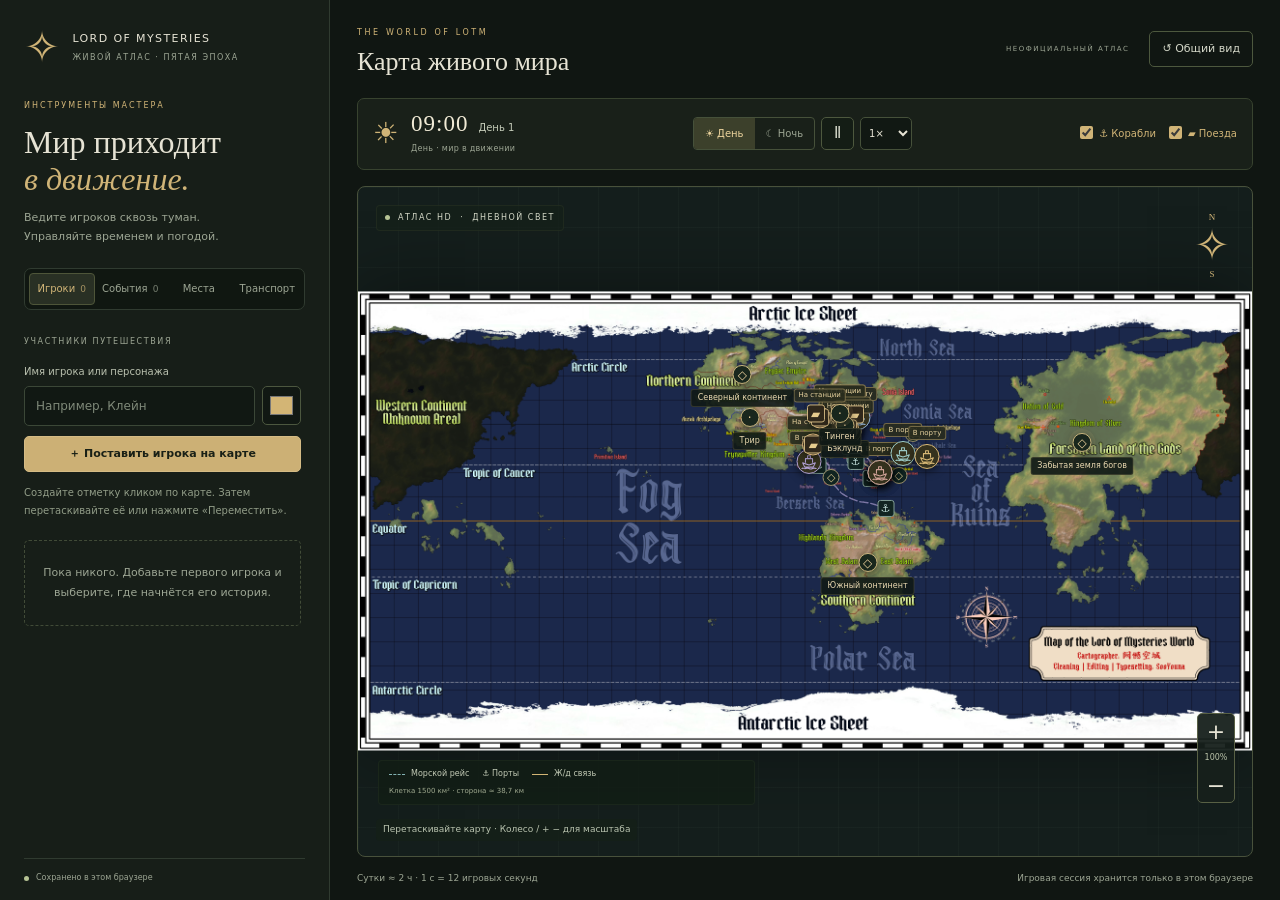
<file: index.html>
<!doctype html>
<html lang="ru">
<head><meta charset="utf-8"><meta name="viewport" content="width=device-width, initial-scale=1"><meta name="theme-color" content="#111713"><title>LotM — Живой атлас</title><link rel="stylesheet" href="style.css"></head>
<body>
<aside>
  <a class="brand" href="./"><span class="sigil">✧</span><span>LORD OF MYSTERIES<small>ЖИВОЙ АТЛАС · ПЯТАЯ ЭПОХА</small></span></a>
  <div class="chapter">ИНСТРУМЕНТЫ МАСТЕРА</div><h1>Мир приходит<br><em>в движение.</em></h1>
  <p class="intro">Ведите игроков сквозь туман.<br>Управляйте временем и погодой.</p>
  <nav class="tabs" aria-label="Разделы атласа"><button class="active" data-tab="players" aria-pressed="true">Игроки <span id="player-count">0</span></button><button data-tab="events" aria-pressed="false">События <span id="event-count">0</span></button><button data-tab="places" aria-pressed="false">Места</button><button data-tab="travel" aria-pressed="false">Транспорт</button></nav>
  <div class="sidebar-content">
    <section id="tab-players" class="tab-panel">
      <div class="section-label">УЧАСТНИКИ ПУТЕШЕСТВИЯ</div>
      <form id="player-form"><label for="player-name">Имя игрока или персонажа</label><div class="input-row"><input id="player-name" placeholder="Например, Клейн" maxlength="40" required autocomplete="off"><input id="player-color" type="color" value="#d3b575" aria-label="Цвет игрока" title="Цвет игрока"></div><button class="primary full" type="submit">＋ Поставить игрока на карте</button></form>
      <p class="form-note">Создайте отметку кликом по карте. Затем перетаскивайте её или нажмите «Переместить».</p>
      <div id="players-list" class="entity-list"></div>
    </section>
    <section id="tab-events" class="tab-panel" hidden>
      <div class="section-label">ПОГОДА И СОБЫТИЯ</div>
      <form id="event-form"><label for="event-name">Название дождя</label><input id="event-name" placeholder="Дождь над Лоэном" maxlength="60" value="Дождь" required autocomplete="off"><div class="form-grid"><div><label for="rain-intensity">Сила дождя</label><select id="rain-intensity"><option value="light">Морось</option><option value="medium" selected>Дождь</option><option value="heavy">Ливень</option></select></div><div><label for="rain-duration">Игровых часов</label><select id="rain-duration"><option value="1">1 час</option><option value="3" selected>3 часа</option><option value="6">6 часов</option><option value="12">12 часов</option><option value="0">Без ограничения</option></select></div></div><label class="range-label" for="rain-radius">Размер зоны <span id="radius-value">8%</span></label><input id="rain-radius" type="range" min="3" max="20" value="8"><button class="primary full" type="submit">☂ Добавить зону дождя</button></form>
      <p class="form-note">Выберите центр зоны на карте. Дождь закончится по игровому времени. Переход день / ночь переводит часы вперёд; на паузе время не идёт.</p><div id="events-list" class="entity-list"></div>
      <div class="section-label journal-label">ЖУРНАЛ МИРА</div><ol id="journal"></ol>
    </section>
    <section id="tab-travel" class="tab-panel" hidden>
      <div class="section-label">АТЛАС СООБЩЕНИЙ · КНИГА 1</div>
      <div class="scale-info"><strong>1 клетка = 1500 км²</strong><span>Сторона клетки ≈ 38,7 км</span></div>
      <p class="form-note">В карточках подтверждённых направлений есть ссылки на главы. Трассы на карте схематичны; выводы из контекста и игровые линии отмечены отдельно. Книжные сроки отделены от игровой модели.</p>
      <p id="network-summary" class="network-summary"></p><div class="atlas-filters"><label class="line-label" for="evidence-mode">Основание</label><select id="evidence-mode"><option value="documented">Подтверждённые связи</option><option value="contextual">С выводами из контекста</option><option value="all">Включая игровые линии</option></select><label class="line-label" for="transport-kind">Транспорт</label><select id="transport-kind"><option value="all">Поезда и корабли</option><option value="train">Железные дороги</option><option value="ship">Морские рейсы</option></select></div><label class="line-label" for="shipping-line">Линия или рейс</label><select id="shipping-line"><option value="all">Все линии и рейсы</option></select><div id="travel-list" class="entity-list"></div>
      <details id="catalog-panel" class="catalog-panel"><summary>Метро, проекты и сведения без трассы <span id="catalog-count"></span></summary><div id="transport-catalog"></div></details><p>В проверенных открытых источниках нет полной инженерной схемы и мирового расписания. Для неизвестных станций координаты не выдумываются.</p>
    </section>
    <section id="tab-places" class="tab-panel" hidden><label class="search"><span>⌕</span><input id="search" placeholder="Найти место…" aria-label="Найти место"><kbd>/</kbd></label><div class="filters"><button class="active" data-filter="all" aria-pressed="true">Все места</button><button data-filter="city" aria-pressed="false">Города</button><button data-filter="region" aria-pressed="false">Регионы</button></div><div class="list-heading">АТЛАС МЕСТ <span id="count"></span></div><div id="places"></div></section>
  </div>
  <div class="aside-bottom"><span class="status"></span><span id="save-status">Сохраняется в этом браузере</span></div>
</aside>
<main>
  <header><div><span class="eyebrow">THE WORLD OF LOTM</span><h2>Карта живого мира</h2></div><div class="header-actions"><span class="edition">НЕОФИЦИАЛЬНЫЙ АТЛАС</span><button id="reset" class="outline">↺ <span>Общий вид</span></button></div></header>
  <section class="world-controls" aria-label="Время и транспорт">
    <div class="clock-block"><span id="phase-icon" aria-hidden="true">☀</span><div><div class="clock-line"><strong id="world-time">09:00</strong><span id="world-day">День 1</span></div><span id="phase-label">День · мир в движении</span></div></div>
    <div class="time-controls"><div class="segmented" aria-label="Время суток"><button id="day" title="Перевести время вперёд до утра" aria-pressed="true">☀ День</button><button id="night" title="Перевести время вперёд до ночи" aria-pressed="false">☾ Ночь</button></div><button id="pause" class="square" aria-label="Приостановить время" title="Приостановить время">Ⅱ</button><label class="speed-label"><span class="sr-only">Скорость времени</span><select id="speed" aria-label="Скорость времени"><option value="0.25">¼×</option><option value="1">1×</option><option value="5">5×</option><option value="15">15×</option></select></label></div>
    <div class="transport-controls" title="Транспорт движется по игровому времени с крейсерской скоростью паровой эпохи"><label><input type="checkbox" id="ships" checked><span>⚓ Корабли</span></label><label><input type="checkbox" id="trains" checked><span>▰ Поезда</span></label></div>
  </section>
  <section class="map" id="viewport" aria-label="Интерактивная карта мира">
    <div class="map-grid"></div>
    <div id="world"><img src="World_Map_HD.jpg" decoding="async" fetchpriority="high" alt="Карта мира Повелителя тайн" draggable="false"><div id="night-overlay"></div><svg id="routes-layer" viewBox="0 0 1000 514" preserveAspectRatio="none" aria-hidden="true"></svg><div id="weather-layer"></div><div id="transport-layer"></div><div id="markers"></div><div id="players-layer"></div></div>
    <div class="map-label"><span class="status"></span> АТЛАС HD <span>·</span><span id="map-phase">ДНЕВНОЙ СВЕТ</span></div>
    <div id="placement-banner" hidden><span id="placement-text"></span><button id="cancel-placement" aria-label="Отменить размещение">Отмена ×</button></div>
    <div class="compass">N<span>✧</span>S</div><div class="zoom"><button id="plus" aria-label="Приблизить">+</button><span id="zoom-level">100%</span><button id="minus" aria-label="Отдалить">−</button></div>
    <div class="map-legend"><span><i class="legend-line sea"></i> Морской рейс</span><span>⚓ Порты</span><span><i class="legend-line rail"></i> Ж/д связь</span><small>Клетка 1500 км² · сторона ≈ 38,7 км</small></div>
    <div class="hint" id="map-hint">Перетаскивайте карту · Колесо / + − для масштаба</div><div id="detail" hidden></div>
  </section>
  <footer><span id="clock-hint">Сутки ≈ 2 ч · 1 с = 12 игровых секунд</span><span>Игровая сессия хранится только в этом браузере</span></footer>
</main>
<div id="toast" role="status" aria-live="polite"></div>
<script src="island-network.js"></script><script src="transport-atlas.js"></script><script src="travel.js"></script><script src="simulation.js"></script><script src="app.js"></script>
</body></html>
</file>
<file: style.css>
:root{color-scheme:dark;--bg:#101612;--panel:#171e18;--line:#303b30;--text:#e6e3d4;--muted:#9ca593;--gold:#d0b477;--soft-gold:#aa945f;--field:#111813}*{box-sizing:border-box}[hidden]{display:none!important}body{margin:0;display:flex;height:100dvh;background:var(--bg);color:var(--text);font:13px/1.5 system-ui,-apple-system,sans-serif}button,input,select{font:inherit}button{cursor:pointer;color:inherit}button,a,input,select{-webkit-tap-highlight-color:transparent}button:focus-visible,a:focus-visible,input:focus-visible,select:focus-visible{outline:2px solid var(--gold);outline-offset:3px}button:disabled{opacity:.5;cursor:not-allowed}button{transition:background .15s,border-color .15s,color .15s}button:hover{border-color:var(--soft-gold)}aside{width:330px;flex-shrink:0;padding:26px 24px 16px;border-right:1px solid var(--line);background:var(--panel);display:flex;flex-direction:column;min-height:0}.brand{display:flex;align-items:center;gap:11px;color:var(--text);text-decoration:none;letter-spacing:1.4px;font-size:11px;flex-shrink:0}.sigil{font:43px Georgia,serif;line-height:1;color:var(--gold)}.brand small{display:block;font-size:8px;color:var(--muted);letter-spacing:1.5px;margin-top:4px}.chapter{font-size:8px;letter-spacing:2px;color:var(--gold);margin-top:31px}h1{font:32px/1.15 Georgia,serif;margin:12px 0 10px}h1 em{font-weight:normal;color:var(--gold)}.intro{color:var(--muted);font-size:11px;line-height:1.8;margin:0 0 21px}.tabs{display:grid;grid-template-columns:1fr 1.2fr .9fr;padding:4px;gap:3px;background:#101711;border:1px solid var(--line);border-radius:7px;flex-shrink:0;margin-bottom:24px}.tabs button{border:1px solid transparent;background:transparent;padding:7px 3px;font-size:11px;color:var(--muted);border-radius:4px;white-space:nowrap}.tabs button.active{color:var(--gold);background:#293024;border-color:#4e5539}.tabs span{font-size:9px;opacity:.75;margin-left:3px}.sidebar-content{flex:1;min-height:0;overflow:auto;scrollbar-width:thin;scrollbar-color:#4e593f transparent;padding:2px 4px 10px 0}.section-label,.list-heading{color:var(--muted);font-size:8px;letter-spacing:1.6px;margin:0 0 16px}.list-heading{display:flex;justify-content:space-between;margin-bottom:9px}form label{display:block;color:#bac1af;font-size:10px;margin-bottom:7px}input:not([type=checkbox]):not([type=range]):not([type=color]),select{width:100%;min-width:0;border:1px solid #3b4737;background:var(--field);border-radius:5px;color:var(--text);font-size:12px;padding:10px 11px;outline-offset:1px}input::placeholder{color:#7f8979}input[type=color]{width:39px;height:39px;flex-shrink:0;background:var(--field);border:1px solid #4c573f;border-radius:5px;padding:5px;cursor:pointer}input[type=range]{width:100%;accent-color:var(--gold);margin:2px 0 15px}input[type=checkbox]{accent-color:var(--gold);width:13px;height:13px;margin:0 6px 0 0;vertical-align:-2px;cursor:pointer}.input-row{display:flex;gap:7px;margin-bottom:10px}.primary,.outline,.square{border:1px solid #4d583e;border-radius:5px;padding:9px 12px;font-size:11px;background:transparent;color:#d4d7c8}.primary{background:#ccb075;color:#192016;border-color:#d4bb85;font-weight:600}.primary:hover{background:#e0c58d}.full{width:100%}.form-note{font-size:10px;line-height:1.8;color:#929d88;margin:12px 0 20px}.form-grid{display:grid;grid-template-columns:1fr 1fr;gap:10px;margin:13px 0}.form-grid select{font-size:10px;padding:9px 6px}.range-label{display:flex;justify-content:space-between}.range-label span{color:var(--gold)}.entity-list{display:flex;flex-direction:column;gap:9px}.entity-card{border:1px solid #394432;background:#1b231b;border-radius:6px;padding:12px}.entity-card.selected{border-color:#9c8856;background:#272e22}.entity-head{display:flex;gap:10px;align-items:center;min-width:0}.entity-avatar{flex-shrink:0;width:31px;height:31px;display:grid;place-items:center;background:#111a13;border:1px solid var(--player-color,var(--gold));border-radius:50%;color:var(--player-color,var(--gold));font-size:13px}.entity-meta{min-width:0;flex:1}.entity-meta strong{font-weight:500;font-size:12px;display:block;overflow-wrap:anywhere}.entity-meta small,.entity-meta p{display:block;margin:2px 0 0;color:var(--muted);font-size:9px}.entity-actions{display:flex;gap:7px;margin:11px 0 0;flex-wrap:wrap}.entity-actions button{padding:5px 8px;border:1px solid #45513c;background:#20291d;border-radius:4px;font-size:10px;color:#c6ceba}.entity-actions .danger{color:#cba09a;border-color:#57403a;background:transparent}.empty-state{padding:22px 13px;border:1px dashed #414b37;border-radius:5px;text-align:center;color:var(--muted);font-size:11px;line-height:1.8}.empty-state strong{display:block;font-size:12px;color:#d0d3c2;font-weight:500}.empty-state p{margin:5px 0 0}.journal-label{margin:25px 0 12px}#journal{list-style:none;margin:0;padding:0}#journal li{padding:9px 0;border-top:1px solid #303a2b;color:#b1baa5;font-size:10px;line-height:1.7;overflow-wrap:anywhere}.journal-time{display:block;font-size:8px;letter-spacing:.6px;color:var(--gold);margin-bottom:3px}.aside-bottom{display:flex;gap:7px;align-items:center;border-top:1px solid var(--line);padding-top:13px;margin-top:7px;color:var(--muted);font-size:8px;flex-shrink:0}.status{display:inline-block;width:5px;height:5px;background:#b6c394;border-radius:50%;flex-shrink:0}.search{display:flex;align-items:center;gap:8px;border:1px solid #3b4737;padding:0 10px;border-radius:5px;background:var(--field)}.search>span{font-size:24px;color:var(--gold)}.search input:not([type]){border:0;background:none;padding-left:0;outline:none}.search:focus-within{outline:2px solid var(--gold);outline-offset:1px}kbd{border:1px solid var(--line);padding:0 5px;font-size:10px;color:var(--muted)}.filters{display:flex;gap:6px;margin:12px 0 23px}.filters button{font-size:10px;background:transparent;border:1px solid var(--line);padding:6px 9px;border-radius:4px;color:var(--muted)}.filters .active{background:#c8ad7219;border-color:#776844;color:var(--gold)}.place{display:flex;width:100%;text-align:left;gap:10px;align-items:center;border:1px solid transparent;background:none;padding:10px 6px;border-radius:5px;margin-bottom:4px}.place:hover,.place.selected{background:#252e21;border-color:#454f38}.place .icon{border:1px solid #414e36;width:29px;height:29px;display:grid;place-items:center;color:var(--gold);border-radius:4px;flex-shrink:0}.place strong{display:block;font-weight:500;font-size:12px}.place small{font-size:9px;color:var(--muted)}.place .arrow{margin-left:auto;color:var(--gold)}.empty{font-size:12px;color:var(--muted);padding:16px}main{padding:0 27px;min-width:0;flex:1;display:flex;flex-direction:column;min-height:0}header{height:98px;display:flex;align-items:center;justify-content:space-between;flex-shrink:0;gap:15px}.eyebrow{font-size:8px;letter-spacing:2.6px;color:var(--gold)}h2{font:26px Georgia,serif;margin:7px 0 0}.header-actions{display:flex;gap:20px;align-items:center}.edition{font-size:7px;letter-spacing:1.5px;color:var(--muted)}.world-controls{display:flex;align-items:center;gap:19px;justify-content:space-between;padding:12px 15px;background:#192019;border:1px solid #38432f;border-radius:7px;margin-bottom:16px;flex-shrink:0;flex-wrap:wrap}.clock-block{display:flex;align-items:center;gap:12px;min-width:152px}#phase-icon{font-size:29px;color:var(--gold);line-height:1}.clock-line{display:flex;gap:10px;align-items:baseline}#world-time{font:23px Georgia,serif;letter-spacing:1px;color:#f0ead5}#world-day{color:#c4cbb8;font-size:10px}#phase-label{font-size:8px;color:var(--muted);letter-spacing:.3px}.time-controls{display:flex;align-items:center;gap:6px}.segmented{display:flex;border:1px solid #46513a;border-radius:4px;overflow:hidden}.segmented button{border:0;background:transparent;color:var(--muted);padding:8px 11px;font-size:10px}.segmented button[aria-pressed=true]{background:#3c402b;color:#ecd39d}.square{font-size:15px;width:33px;height:33px;padding:3px;line-height:1;background:#141d15}.speed-label{margin:0}.speed-label select{width:52px;padding:7px 4px;font-size:10px;border-color:#46513a;height:33px}.transport-controls{display:flex;gap:13px;align-items:center}.transport-controls label{font-size:10px;white-space:nowrap;cursor:pointer;color:#bfc7b0}.transport-controls label:has(input:checked){color:var(--gold)}.map{position:relative;flex:1;overflow:hidden;min-height:350px;background:#141e1c;border:1px solid #48513b;border-radius:8px;touch-action:none;cursor:grab}.map:active{cursor:grabbing}.map[data-placing=true]{cursor:crosshair}.map-grid{position:absolute;inset:0;background-image:linear-gradient(#82977c0b 1px,transparent 1px),linear-gradient(90deg,#82977c0b 1px,transparent 1px);background-size:40px 40px}#world{position:absolute;width:100%;top:50%;transform-origin:center;user-select:none}#world img{display:block;width:100%;height:auto;filter:none;box-shadow:0 0 70px #0006}#night-overlay,#routes-layer,#weather-layer,#transport-layer,#markers,#players-layer{position:absolute;inset:0;width:100%;height:100%;pointer-events:none}#night-overlay{background:linear-gradient(120deg,#111b58db,#171936d9 65%,#4a35598c);opacity:0;transition:opacity 1.3s;z-index:1}#routes-layer{z-index:2}#weather-layer{z-index:3}#transport-layer{z-index:4}#markers{z-index:5}#players-layer{z-index:6}.marker,.player-marker{position:absolute;transform:translate(-50%,-50%);pointer-events:auto}.marker{border:1px solid #c6b27c;background:#19271d;box-shadow:0 0 0 4px #c8ad721a,0 3px 10px #0008;width:19px;height:19px;border-radius:50%;color:#efd49e;font-size:12px;display:grid;place-items:center;padding:0}.marker:hover,.marker.selected{background:#c8ad72;color:#142016;z-index:2}.marker span{position:absolute;top:23px;background:#111a16e8;padding:2px 6px;border:1px solid #8b805244;border-radius:3px;white-space:nowrap;font-size:8px;color:#ead9b1;pointer-events:none}.player-marker{border:0;background:transparent;padding:0;display:flex;align-items:center;flex-direction:column;touch-action:none;cursor:grab}.player-marker:active{cursor:grabbing}.player-dot{display:grid;place-items:center;width:30px;height:30px;border:2px solid var(--player-color,var(--gold));border-radius:50%;background:#142019;color:var(--player-color,var(--gold));box-shadow:0 0 0 5px #15251bcc,0 3px 12px #0009;font-size:12px;font-weight:700}.player-label{position:absolute;top:35px;white-space:nowrap;max-width:170px;overflow:hidden;text-overflow:ellipsis;background:#111b16f5;color:var(--player-color,var(--gold));border:1px solid var(--player-color,var(--gold));border-radius:4px;padding:3px 7px;font-size:10px;line-height:1.3}.player-marker.selected .player-dot{box-shadow:0 0 0 5px #d3b57538,0 0 22px #d3b57577}.map-label{position:absolute;top:18px;left:18px;font-size:8px;letter-spacing:1.5px;display:flex;gap:8px;align-items:center;color:#d5d9c8;background:#152019b8;border:1px solid #4b563633;border-radius:4px;padding:6px 8px;pointer-events:none;z-index:7}.compass{position:absolute;top:25px;right:22px;display:flex;flex-direction:column;text-align:center;color:var(--gold);font:9px Georgia;pointer-events:none;z-index:7}.compass span{font-size:43px;line-height:1.1}.zoom{position:absolute;bottom:53px;right:17px;display:flex;flex-direction:column;background:#17201cf2;border:1px solid #586044;border-radius:5px;overflow:hidden;align-items:center;z-index:8}.zoom button{background:none;border:0;width:36px;height:34px;font-size:22px}.zoom button:hover{background:#35402a}.zoom span{font-size:8px;color:#bdc6ac;padding:4px}.hint{position:absolute;bottom:15px;left:18px;color:#bac4b0;font-size:9px;background:#142018ce;padding:4px 7px;border-radius:4px;pointer-events:none;z-index:7}.map-legend{display:flex;flex-wrap:wrap;gap:6px 13px;position:absolute;bottom:51px;left:20px;font-size:8px;color:#c3cbb6;pointer-events:none;background:#121d16dc;padding:7px 10px;border:1px solid #3d4a3233;border-radius:4px;z-index:7;max-width:calc(100% - 85px)}.map-legend span{display:flex;align-items:center;gap:6px}.map-legend small{font-size:7px;color:#9fa98f;width:100%}.legend-line{display:inline-block;width:16px;height:0;border-top:1px dashed #82b2b2}.legend-line.rail{border-color:#d3b575;border-top-style:solid}#placement-banner{position:absolute;top:55px;left:18px;right:80px;display:flex;justify-content:space-between;gap:10px;align-items:center;z-index:10;background:#34412af5;border:1px solid #b39d62;border-radius:5px;padding:10px 12px;font-size:11px;color:#eee3c1;box-shadow:0 5px 22px #0005}#placement-text{overflow-wrap:anywhere}#cancel-placement{background:#1b281b;border:1px solid #7a8457;border-radius:3px;padding:5px 7px;color:#e4d7af;font-size:10px;white-space:nowrap}#detail{position:absolute;bottom:110px;left:20px;width:300px;max-width:calc(100% - 90px);background:#18201cf5;border:1px solid #74805a;border-radius:7px;padding:20px;box-shadow:0 12px 40px #0006;cursor:default;z-index:9}#detail h3{font:24px Georgia;margin:9px 0}#detail p{font-size:11px;color:#bec6b2;line-height:1.8}#detail small{color:var(--gold);letter-spacing:1.2px;font-size:8px}#detail .close-detail{position:absolute;right:12px;top:8px;border:0;background:none;font-size:22px;color:var(--muted)}footer{display:flex;justify-content:space-between;gap:15px;padding:15px 0;color:var(--muted);font-size:9px;flex-shrink:0}footer>span:last-child{text-align:right}#toast{position:fixed;bottom:27px;left:50%;transform:translateX(-50%);z-index:30;background:#263321;border:1px solid #7b8960;color:#eee4c7;font-size:12px;max-width:calc(100% - 32px);padding:11px 18px;border-radius:6px;box-shadow:0 5px 25px #0007;pointer-events:none}#toast:empty{display:none}body[data-phase=night] .map{background:#101622}body[data-phase=night] #phase-icon{color:#c0b8df}body[data-paused=true] .rain-streak{animation-play-state:paused!important}.sr-only{position:absolute;width:1px;height:1px;padding:0;margin:-1px;overflow:hidden;clip:rect(0,0,0,0);white-space:nowrap;border:0}@media(min-width:1600px){aside{width:350px;padding:32px 28px}h1{font-size:36px}.chapter{margin-top:36px}main{padding:0 35px}header{height:105px}.world-controls{padding:14px 20px}}@media(max-width:1150px) and (min-width:801px){aside{width:300px;padding:24px 19px}main{padding:0 18px}.world-controls{gap:9px}.transport-controls{width:100%;padding-top:9px;border-top:1px solid #35422d;justify-content:flex-end}.edition{display:none}.time-controls{gap:5px}.segmented button{padding:8px}}@media(max-height:760px) and (min-width:801px){aside{padding-top:20px}.chapter{margin-top:20px}h1{font-size:27px}.intro{margin-bottom:15px}.tabs{margin-bottom:17px}header{height:80px}.world-controls{margin-bottom:12px;padding:9px 13px}.map{min-height:260px}footer{padding:12px 0}}@media(max-width:800px){body{height:auto;min-height:100dvh;flex-direction:column}aside{width:100%;padding:17px 18px 12px;border-right:0;border-bottom:1px solid var(--line)}.brand{font-size:10px}.brand small{font-size:7px}.sigil{font-size:32px}.chapter,.intro{display:none}h1{font-size:24px;margin:12px 0 15px}h1 br{display:none}h1 em{margin-left:5px}.tabs{margin-bottom:14px;max-width:500px}.sidebar-content{max-height:270px;min-height:0;flex:auto}.section-label{margin-bottom:10px}.aside-bottom{font-size:8px;padding-top:9px;margin-top:8px}.form-note{font-size:10px;margin:10px 0 13px}.input-row{margin-bottom:8px}.entity-list{gap:7px}.entity-card{padding:10px}.entity-actions{margin-top:8px}.empty-state{padding:14px}.form-grid{margin:9px 0}.form-grid select{font-size:11px}.form-note br{display:none}main{padding:0 14px;flex:1}header{height:80px;gap:8px}h2{font-size:23px}.eyebrow{font-size:7px}.edition{display:none}.header-actions{gap:0}.outline{padding:8px 9px}.outline span{display:none}.world-controls{gap:12px;padding:12px;margin-bottom:12px}.clock-block{min-width:130px;gap:8px}.clock-line{gap:6px}#world-time{font-size:22px}#phase-label{font-size:7px}#world-day{font-size:9px}#phase-icon{font-size:24px}.segmented button{padding:7px;font-size:9px}.square{width:30px;height:31px}.speed-label select{width:45px;height:31px}.time-controls{gap:4px}.transport-controls{width:100%;gap:20px;padding-top:9px;border-top:1px solid #35422d}.transport-controls label{font-size:10px}.map{height:58dvh;min-height:400px;flex:auto}.map-label{font-size:6px;left:10px;top:12px;gap:5px;padding:5px}.compass{right:15px;top:58px;font-size:8px}.compass span{font-size:34px}.marker{width:16px;height:16px;font-size:10px}.marker span{font-size:7px;top:20px;padding:1px 4px}.player-dot{width:26px;height:26px;font-size:10px}.player-label{font-size:8px;top:31px;max-width:100px;padding:2px 5px}.map-legend{bottom:53px;left:11px;gap:4px 10px;font-size:7px;padding:5px 7px;max-width:calc(100% - 70px)}.map-legend small{font-size:6px}.hint{font-size:7px;left:10px;bottom:13px;max-width:calc(100% - 20px)}.zoom{right:11px;bottom:53px}.zoom button{width:31px;height:30px;font-size:20px}#placement-banner{left:10px;right:10px;top:44px;padding:9px;font-size:10px;align-items:flex-start}#cancel-placement{font-size:9px}#detail{bottom:115px;left:11px;padding:15px;width:270px;max-width:calc(100% - 60px)}#detail h3{font-size:21px}#detail p{font-size:10px}footer{padding:12px 0;gap:8px;font-size:7px}footer>span:last-child{max-width:47%}.search input{font-size:12px}.filters{margin:10px 0 17px}.place{padding:8px 6px}#toast{bottom:17px;font-size:11px;padding:10px 13px}}@media(max-width:380px){.world-controls{gap:9px}.clock-block{min-width:110px}#world-time{font-size:20px}#world-day{font-size:8px}.segmented button{padding:7px 5px}.time-controls{gap:3px}.speed-label select{width:40px}.square{width:26px}h2{font-size:21px}}@media(prefers-reduced-motion:reduce){*,*::before,*::after{scroll-behavior:auto!important;transition:none!important}.rain-streak{animation:none!important}}
.entity-name{background:none;border:0;padding:0;text-align:left;font-size:12px;font-weight:500;overflow-wrap:anywhere;flex:1;min-width:0;color:var(--text)}.entity-name:hover{color:var(--gold)}.entity-meta{font-size:9px;color:var(--muted);margin:8px 0 0}.map.placing{cursor:crosshair}.map.placing .marker,.map.placing .player-marker{pointer-events:none}#toast{opacity:0;visibility:hidden;transition:opacity .2s,visibility .2s}#toast.visible{opacity:1;visibility:visible}

/* Keep labels legible without letting them cover the map at high zoom. */
.marker,.player-marker,#transport-layer .transport-marker{transform:translate(-50%,-50%) scale(var(--marker-scale,1))}
#routes-layer .simulation-route.ship{stroke-width:calc(1.4px * var(--marker-scale,1));stroke-dasharray:calc(5px * var(--marker-scale,1)) calc(6px * var(--marker-scale,1))}
#routes-layer .simulation-route.train{stroke-width:calc(2px * var(--marker-scale,1));stroke-dasharray:calc(2px * var(--marker-scale,1)) calc(3px * var(--marker-scale,1))}
.tabs{grid-template-columns:repeat(4,minmax(0,1fr))}.tabs button{font-size:10px;padding:7px 1px}.tabs span{margin-left:2px}
.scale-info{border:1px solid #566248;background:#222d20;border-radius:6px;padding:12px;color:#d5c38e}.scale-info strong{font-size:13px;font-weight:500;display:block}.scale-info span{font-size:10px;color:var(--muted);display:block;margin-top:4px}
.travel-card h3{font-size:12px;font-weight:500;margin:0}.travel-speed{font-size:12px;color:var(--gold);margin:12px 0 8px}.travel-info{display:flex;flex-direction:column;gap:4px;font-size:10px;color:var(--muted)}.travel-card progress{width:100%;height:5px;appearance:none;margin:14px 0 4px;accent-color:var(--gold);border:0;border-radius:4px;background:#343e2f;overflow:hidden}.travel-card progress::-webkit-progress-bar{background:#343e2f}.travel-card progress::-webkit-progress-value{background:var(--gold)}.travel-card progress::-moz-progress-bar{background:var(--gold)}.travel-remaining{font-size:10px;color:#c6ceba;margin:6px 0 0}
#transport-layer .port-marker{position:absolute;transform:translate(-50%,-50%) scale(var(--marker-scale,1));pointer-events:none;z-index:1;color:#b8d4cf}.port-pin{display:grid;place-items:center;width:17px;height:17px;border:1px solid #829e96;border-radius:3px;background:#112421;font-size:11px}.port-label{position:absolute;left:21px;top:7px;color:#cce2da;font-size:9px;white-space:nowrap;border:1px solid #698b794d;background:#10251dec;border-radius:3px;padding:2px 6px}.transport-marker.docked{border-color:#d0b477;background:#35321e;color:#e8d39f}.berth-label{position:absolute;top:-19px;left:50%;transform:translateX(-50%);font-size:7px;white-space:nowrap;background:#292c1ee8;border:1px solid #c8ad7277;color:#e8d39f;padding:1px 4px;border-radius:3px}.journey-label{font-size:12px;line-height:1.6;color:#d7d6c0;margin:12px 0 6px;overflow-wrap:anywhere}.travel-speed{font-size:10px}
#transport-layer .port-marker{pointer-events:auto;border:0;padding:0;background:none;cursor:pointer}.map.placing .port-marker{pointer-events:none}.port-label{display:none}.map.port-labels-visible .port-label,.port-marker:hover .port-label,.port-marker:focus-visible .port-label,.port-marker.selected .port-label{display:block}.port-marker.selected{z-index:4!important}.port-marker.selected .port-pin{border-color:var(--gold);color:var(--gold);box-shadow:0 0 0 4px #c8ad7230}.port-marker.anchorage .port-pin{border-radius:50%;color:#d8c58e;border-color:#9e936b}#transport-layer .transport-marker.ship{color:var(--route-color,#d4f0e9);border-color:var(--route-color,#a8c6c5)}.network-summary{font-size:11px;color:var(--gold);margin:14px 0}.line-label{display:block;color:var(--muted);font-size:10px;margin-bottom:6px}#shipping-line{margin-bottom:16px;font-size:11px}.itinerary{border-top:1px solid #414c37;margin-top:12px;padding-top:10px}.itinerary summary{font-size:10px;color:var(--gold);cursor:pointer}.stop-list{list-style:none;padding:0 0 0 9px;margin:12px 0;border-left:1px solid #46533e}.stop-list li{position:relative;padding:0 0 11px 7px}.stop-list li::before{content:'';position:absolute;left:-12px;top:7px;width:5px;height:5px;border-radius:50%;background:#71836a}.stop-list button{background:none;border:0;padding:0;font-size:11px;text-align:left;color:#ccd3c0}.stop-list small{display:block;font-size:9px;color:var(--muted)}.stop-list .current-stop::before{background:var(--gold);box-shadow:0 0 0 3px #c8ad7225}.stop-list .current-stop button,.stop-list .next-stop button{color:var(--gold)}.itinerary-note{font-size:9px;color:var(--muted)}

.expedition-label{font-size:9px;color:#d1bd8d;margin:12px 0 0}

#detail h3{padding-right:16px}#detail .close-detail{z-index:1}
.atlas-filters select{margin-bottom:10px;font-size:11px}.evidence-badge{display:inline-block;margin-top:10px;padding:2px 6px;font-size:9px;border:1px solid #5d7350;border-radius:3px;color:#b9d7a6;background:#24351d}.evidence-badge.contextual{color:#e2c58d;border-color:#8e7749;background:#3b321e}.evidence-badge.gameplay{color:#aeb9b7;border-color:#586763;background:#24312c}.source-evidence{border-top:1px solid #3b4834;margin:12px 0 0;padding-top:9px}.source-evidence summary{font-size:10px;color:#b8caaa;cursor:pointer}.source-evidence p{font-size:10px;color:var(--muted);line-height:1.8;margin:8px 0}.source-links{display:flex;flex-direction:column;gap:6px;margin-top:8px}.source-links a{font-size:10px;color:var(--gold);text-underline-offset:3px}.book-timing{font-size:10px;color:#c7d9bb;line-height:1.7;margin:10px 0}.catalog-panel{border-top:1px solid #536047;margin-top:22px;padding-top:14px}.catalog-panel>summary{font-size:11px;cursor:pointer;color:var(--gold)}.catalog-card{border:1px solid #3f4a36;border-radius:5px;padding:12px;margin-top:12px}.catalog-card h4{font-size:12px;font-weight:500;margin:0 0 8px}.catalog-class{font-size:9px;color:#b9b69c}.detail-lines{max-height:120px;overflow:auto}#detail{max-height:calc(100% - 130px);overflow:auto}#transport-layer .station-marker{position:absolute;transform:translate(-50%,-50%) scale(var(--marker-scale,1));pointer-events:auto;z-index:3;border:0;padding:0;background:none;cursor:pointer}.station-pin{width:18px;height:18px;display:grid;place-items:center;background:#30281b;border:1px solid #cbb27d;border-radius:3px;color:#e7cc8e;font-size:12px}.station-marker.selected{z-index:5!important}.station-marker.selected .station-pin{box-shadow:0 0 0 4px #c8ad7230}.map.placing .station-marker{pointer-events:none}.map.port-labels-visible .station-marker .port-label,.station-marker:hover .port-label,.station-marker:focus-visible .port-label,.station-marker.selected .port-label{display:block}#routes-layer .simulation-route.train.source-documented{stroke-dasharray:none}#routes-layer .simulation-route.source-gameplay{opacity:.35}#routes-layer .simulation-route.source-contextual{opacity:.65}

.service-kind{font-size:9px;color:var(--muted);margin:7px 0 0}#tab-travel>p:last-child{font-size:10px;color:var(--muted);line-height:1.8}

.map[data-panel=travel] #transport-layer{z-index:6}
</file>
